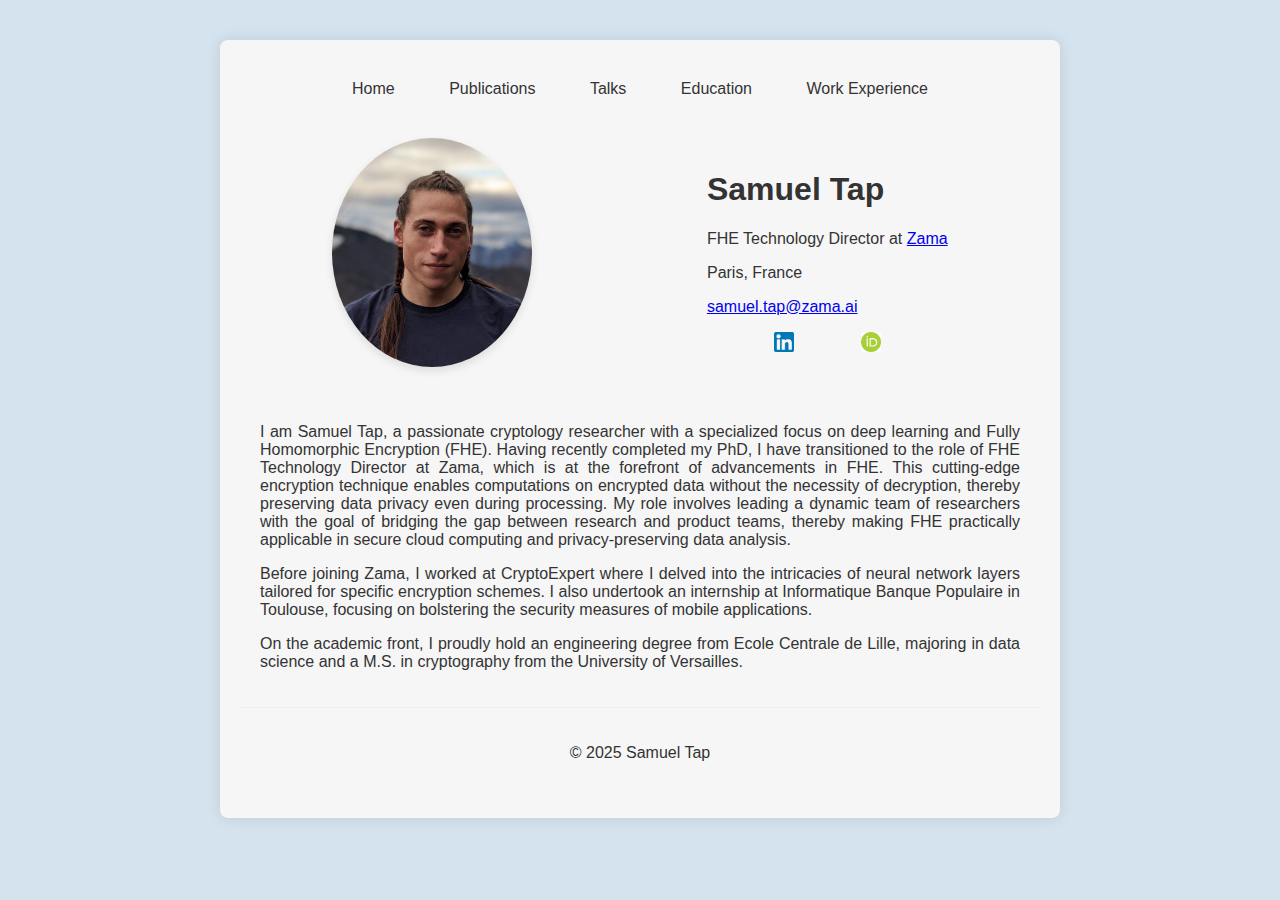
<file: index.html>
<!DOCTYPE html>
<html lang="en">

<head>
    <meta charset="UTF-8">
    <meta name="viewport" content="width=device-width, initial-scale=1">
    <title>Samuel Tap</title>
    <link rel="stylesheet" href="style.css">
</head>

<body>

    <nav>
        <a href="index.html">Home</a>
        <a href="publications.html">Publications</a>
        <a href="talks.html">Talks</a>
        <a href="education.html">Education</a>
        <a href="work_experience.html">Work Experience</a>
    </nav>


    <div class="bodycontainer">

        <div class="main-content">
            <div class="container">
                <div class="flex-container" style="display:flex; align-items:center; justify-content:space-around;">
                    <!-- <div class="bio"> -->
                    <!-- <h2>Short Bio</h2> -->

                    <img src="sam -croped.jpeg" alt="Samuel Tap" class="profile-pic" , width="200">
                    <div>
                        <h1>Samuel Tap</h1>
                        <p>FHE Technology Director at <a href="https://www.zama.ai" target="_blank">Zama</a></p>
                        <p>Paris, France </p>
                        <!-- <p>28 years -->
                        <p></p> <a href="mailto:samuel.tap@zama.ai">samuel.tap@zama.ai</a> </p>
                        <!-- Github, ORCID, Linkedin -->
                        <div style="text-align:center; display:flex; justify-content: space-evenly;">
                            <a href="http://linkedin.com/in/samuel-tap-413355113" target="_blank"><img
                                    src="linkedin.png" width="20"></a>
                            <a href="https://orcid.org/0009-0003-1778-5297" target="_blank"><img src="orcid.256x256.png"
                                    width="20"></a>
                        </div>


                    </div>
                </div>
            </div>

            <div class="container">
                <p class="justified-text">
                    I am Samuel Tap, a passionate cryptology researcher with a specialized focus on deep learning and
                    Fully Homomorphic Encryption (FHE). Having recently completed my PhD, I have transitioned to the
                    role of FHE Technology Director at Zama, which is at the forefront of advancements in FHE. This
                    cutting-edge encryption technique enables computations on encrypted data without the necessity of
                    decryption, thereby preserving data privacy even during processing. My role involves leading a
                    dynamic team of researchers with the goal of bridging the gap between research and product teams,
                    thereby making FHE practically applicable in secure cloud computing and privacy-preserving data
                    analysis.
                </p>

                <p class="justified-text">
                    Before joining Zama, I worked at CryptoExpert where I delved into the intricacies of neural network
                    layers
                    tailored for specific encryption schemes. I also undertook an internship at Informatique Banque
                    Populaire in
                    Toulouse, focusing on bolstering the security measures of mobile applications. </p>

                <p class="justified-text">
                    On the academic front, I proudly hold an engineering degree from Ecole Centrale de Lille, majoring
                    in data
                    science and a M.S. in cryptography from the University of Versailles. </p>
                <!-- Fluent in both French and English, I bring to the table a harmonious blend of academic prowess and hands-on experience in the realms of data science and encryption. -->
                <!-- </p> -->
            </div>






        </div>
    </div>
    <footer>
        <p>&copy; 2025 Samuel Tap</p>
    </footer>
</body>

</html>
</file>
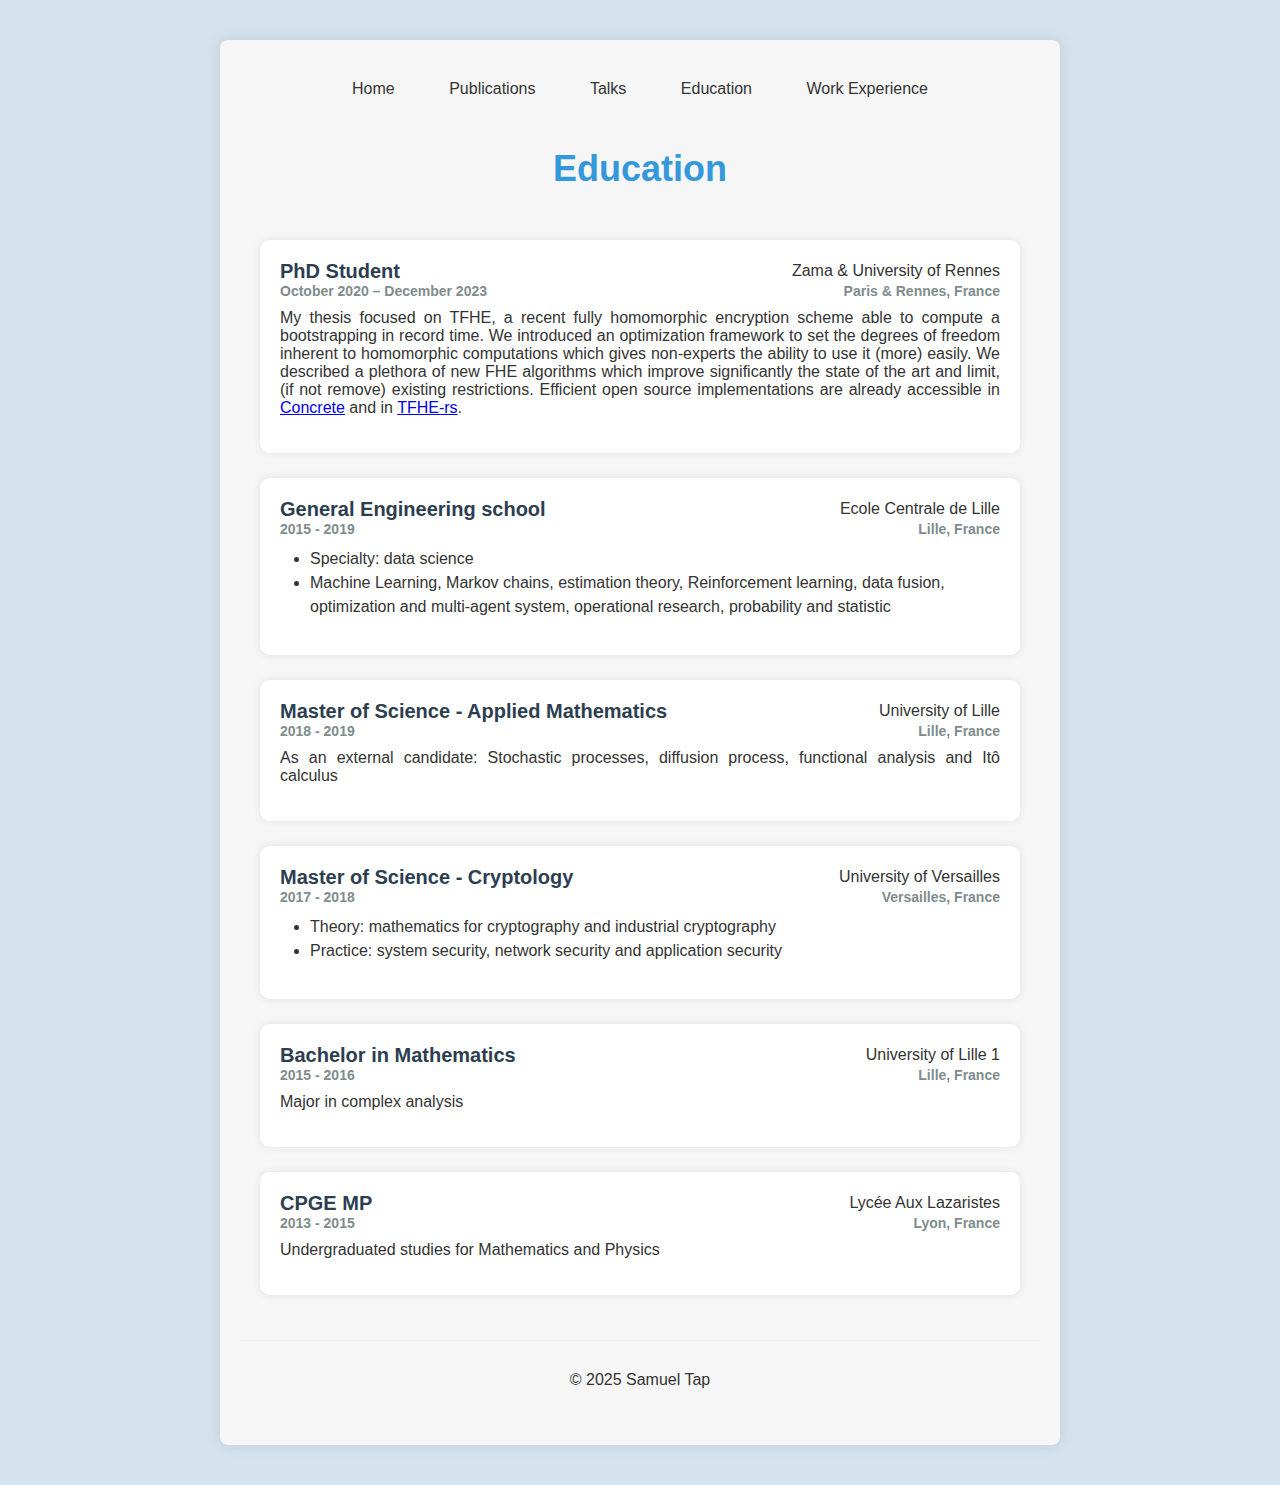
<file: education.html>
<!DOCTYPE html>
<html lang="en">

<head>
    <meta charset="UTF-8">
    <meta name="viewport" content="width=device-width, initial-scale=1">
    <!-- <title>Samuel Tap</title> -->
    <title>Education</title>
    <link rel="stylesheet" href="style.css">
    <link rel="stylesheet" href="education_style.css">

</head>

<body>
    <!-- <header>
        <img src="sam -croped.jpeg" alt="Samuel Tap" class="profile-pic">
        <div>
            <h1>Samuel Tap</h1>
            <p>samuel.tap at yourdomain dot com</p>
            <p>24 years | <a href="mailto:samuel.tap@centralelille.org">samuel.tap@centralelille.org</a> | +33 6 58376268</p>
            <p>PhD Student at Your University</p>
        </div>
    </header> -->

    <nav>
        <a href="index.html">Home</a>
        <a href="publications.html">Publications</a>
        <a href="talks.html">Talks</a>
        <a href="education.html">Education</a>
        <a href="work_experience.html">Work Experience</a>
    </nav>


    <div class="bodycontainer">

        <div class="main-content">
            <h2>Education</h2>

            <div class="container">

                <div class="education-entry">
                    <div class="education-header">
                        <div class="education-title">PhD Student</div>
                        <div>Zama & University of Rennes</div>
                    </div>
                    <div class="education-header">

                        <div class="education-dates">October 2020 – December 2023</div>
                        <div class="education-location">Paris & Rennes, France</div>
                    </div>
                    <p>
                        <!-- In our everyday life, we leave a trail of data whenever we access online services. Some are given voluntarily and others reluctantly. Those data are collected and analyzed in the clear which leads to major threats on the user’s privacy and prevents collaborations between entities working on sensitive data. In this context, Fully Homomorphic Encryption brings a new hope by enabling computation over encrypted data, which removes the need to access data in the clear to analyze and exploit it. -->
                        My thesis focused on TFHE, a recent fully homomorphic encryption scheme able to compute a
                        bootstrapping in record time. We introduced an optimization framework to set the degrees of
                        freedom inherent to homomorphic computations which gives non-experts the ability to use it
                        (more) easily. We described a plethora of new FHE algorithms which improve significantly the
                        state of the art and limit, (if not remove) existing restrictions. Efficient open source
                        implementations are already accessible in <a
                            href="https://github.com/zama-ai/concrete">Concrete</a> and in <a
                            href="https://github.com/zama-ai/tfhe-rs">TFHE-rs</a>.
                        <!-- In particular, I am the scientific advisor for the <a href="https://github.com/zama-ai/concrete">Concrete -->
                        <!-- Compiler</a> -->
                        <!-- project. -->
                    </p>
                </div>


                <div class="education-entry">
                    <div class="education-header">
                        <div class="education-title">General Engineering school</div>
                        <div>Ecole Centrale de Lille</div>
                    </div>
                    <div class="education-header">

                        <div class="education-dates">2015 - 2019</div>
                        <div class="education-location">Lille, France</div>
                    </div>
                    <ul>
                        <li>Specialty: data science</li>
                        <li>Machine Learning, Markov chains, estimation theory, Reinforcement learning, data fusion,
                            optimization
                            and multi-agent system, operational research, probability and statistic</li>
                    </ul>
                </div>

                <div class="education-entry">
                    <div class="education-header">

                        <div class="education-title">Master of Science - Applied Mathematics</div>
                        <div>University of Lille</div>
                    </div>
                    <div class="education-header">

                        <div class="education-dates">2018 - 2019</div>
                        <div class="education-location">Lille, France</div>
                    </div>
                    <p>As an external candidate: Stochastic processes, diffusion process, functional analysis and Itô
                        calculus</p>
                </div>

                <div class="education-entry">
                    <div class="education-header">

                        <div class="education-title">Master of Science - Cryptology</div>
                        <div>University of Versailles</div>
                    </div>
                    <div class="education-header">

                        <div class="education-dates">2017 - 2018</div>
                        <div class="education-location">Versailles, France</div>
                    </div>
                    <ul>
                        <li>Theory: mathematics for cryptography and industrial cryptography</li>
                        <li>Practice: system security, network security and application security</li>
                    </ul>
                </div>


                <div class="education-entry">
                    <div class="education-header">

                        <div class="education-title">Bachelor in Mathematics</div>
                        <div>University of Lille 1</div>
                    </div>
                    <div class="education-header">

                        <div class="education-dates">2015 - 2016</div>
                        <div class="education-location">Lille, France</div>
                    </div>
                    <p>
                        Major in complex analysis</li>
                    </p>
                </div>

                <div class="education-entry">
                    <div class="education-header">
                        <div class="education-title">CPGE MP</div>
                        <div>Lycée Aux Lazaristes</div>
                    </div>
                    <div class="education-header">

                        <div class="education-dates">2013 - 2015</div>
                        <div class="education-location">Lyon, France</div>
                    </div>
                    <p>Undergraduated studies for Mathematics and Physics</p>
                </div>
                <!-- <h2>Education</h2>

                <h3>General Engineering School</h3>
                <p><strong>Ecole Centrale de Lille</strong> | 2015 – 2019 | Lille, France</p>
                <p>Specialized in data science, covering areas like machine learning, Markov chains, statistical
                    analysis, and optimization techniques.</p>

                <h3>Master of Science - Applied Mathematics</h3>
                <p><strong>University of Lille</strong> | 2018 – 2019 | Lille, France</p>
                <p>Undertaken as an external candidate, the course provided deep insights into stochastic processes,
                    functional analysis, and integral calculus.</p>

                <h3>Master of Science - SECRETS</h3>
                <p><strong>University of Versailles</strong> | 2017 – 2018 | Versailles, France</p>
                <p>Focused on the theoretical and practical aspects of cryptography. Acquired knowledge in system
                    security, network security, and application security.</p>

                <h3>Bachelor in Mathematics</h3>
                <p><strong>University of Lille 1</strong> | 2015 – 2016 | Lille, France</p>
                <p>Major in complex analysis.</p>

                <h3>CPGE MP</h3>
                <p><strong>Lycée Aux Lazaristes</strong> | 2013 – 2015 | Lyon, France</p>
                <p>Undergraduate studies in Mathematics and Physics.</p> -->

            </div>
        </div>

        <footer>
            <p style="text-align: center;">&copy; 2025 Samuel Tap</p>
        </footer>


    </div>

</body>

</html>
</file>
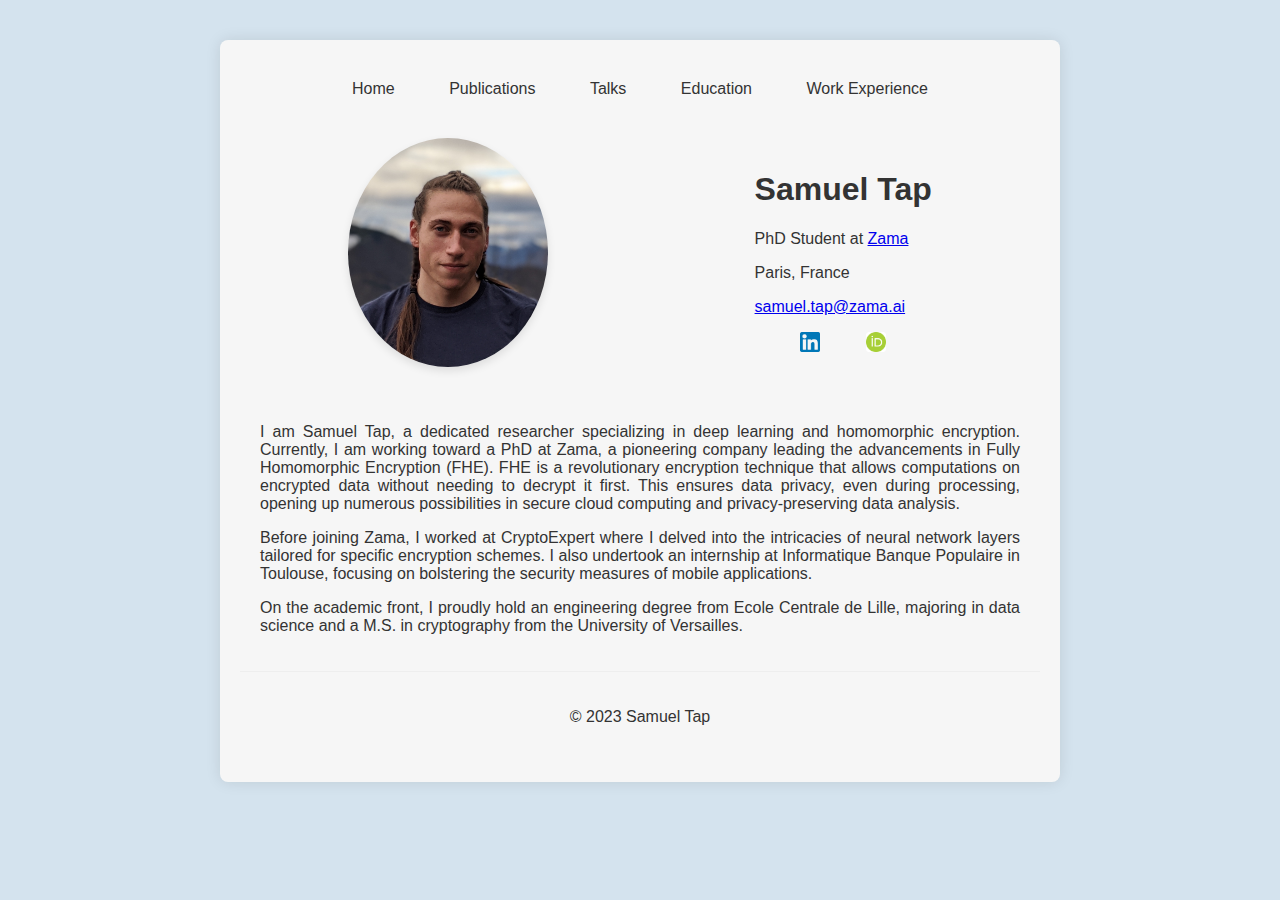
<file: home.html>
<!DOCTYPE html>
<html lang="en">

<head>
    <meta charset="UTF-8">
    <meta name="viewport" content="width=device-width, initial-scale=1">
    <title>Samuel Tap</title>
    <link rel="stylesheet" href="style.css">
</head>

<body>

    <nav>
        <a href="home.html">Home</a>
        <a href="publications.html">Publications</a>
        <a href="talks.html">Talks</a>
        <a href="education.html">Education</a>
        <a href="work_experience.html">Work Experience</a>
    </nav>


    <div class="bodycontainer">

        <div class="main-content">
            <div class="container">
                <div class="flex-container" style="display:flex; align-items:center; justify-content:space-around;">
                    <!-- <div class="bio"> -->
                    <!-- <h2>Short Bio</h2> -->

                    <img src="sam -croped.jpeg" alt="Samuel Tap" class="profile-pic" , width="200">
                    <div>
                        <h1>Samuel Tap</h1>
                        <p>PhD Student at <a href="https://www.zama.ai" target="_blank">Zama</a></p>
                        <p>Paris, France </p>
                        <!-- <p>28 years -->
                        <p></p> <a href="mailto:samuel.tap@zama.ai">samuel.tap@zama.ai</a> </p>
                        <!-- Github, ORCID, Linkedin -->
                        <div style="text-align:center; display:flex; justify-content: space-evenly;">
                            <a href="http://linkedin.com/in/samuel-tap-413355113" target="_blank"><img
                                    src="linkedin.png" width="20"></a>
                            <a href="https://orcid.org/0009-0003-1778-5297" target="_blank"><img src="orcid.256x256.png"
                                    width="20"></a>
                        </div>


                    </div>
                </div>
            </div>

            <div class="container">
                <p class="justified-text">
                    I am Samuel Tap, a dedicated researcher specializing in deep learning and homomorphic encryption.
                    Currently,
                    I am working toward a PhD at Zama, a pioneering company leading the advancements in Fully
                    Homomorphic Encryption (FHE). FHE is a revolutionary encryption technique that allows computations
                    on
                    encrypted data without needing to decrypt it first. This ensures data privacy, even during
                    processing,
                    opening up numerous possibilities in secure cloud computing and privacy-preserving data analysis.
                </p>

                <p class="justified-text">
                    Before joining Zama, I worked at CryptoExpert where I delved into the intricacies of neural network
                    layers
                    tailored for specific encryption schemes. I also undertook an internship at Informatique Banque
                    Populaire in
                    Toulouse, focusing on bolstering the security measures of mobile applications. </p>

                <p class="justified-text">
                    On the academic front, I proudly hold an engineering degree from Ecole Centrale de Lille, majoring
                    in data
                    science and a M.S. in cryptography from the University of Versailles. </p>
                <!-- Fluent in both French and English, I bring to the table a harmonious blend of academic prowess and hands-on experience in the realms of data science and encryption. -->
                <!-- </p> -->
            </div>






        </div>
    </div>
    <footer>
        <p>&copy; 2023 Samuel Tap</p>
    </footer>
</body>

</html>
</file>
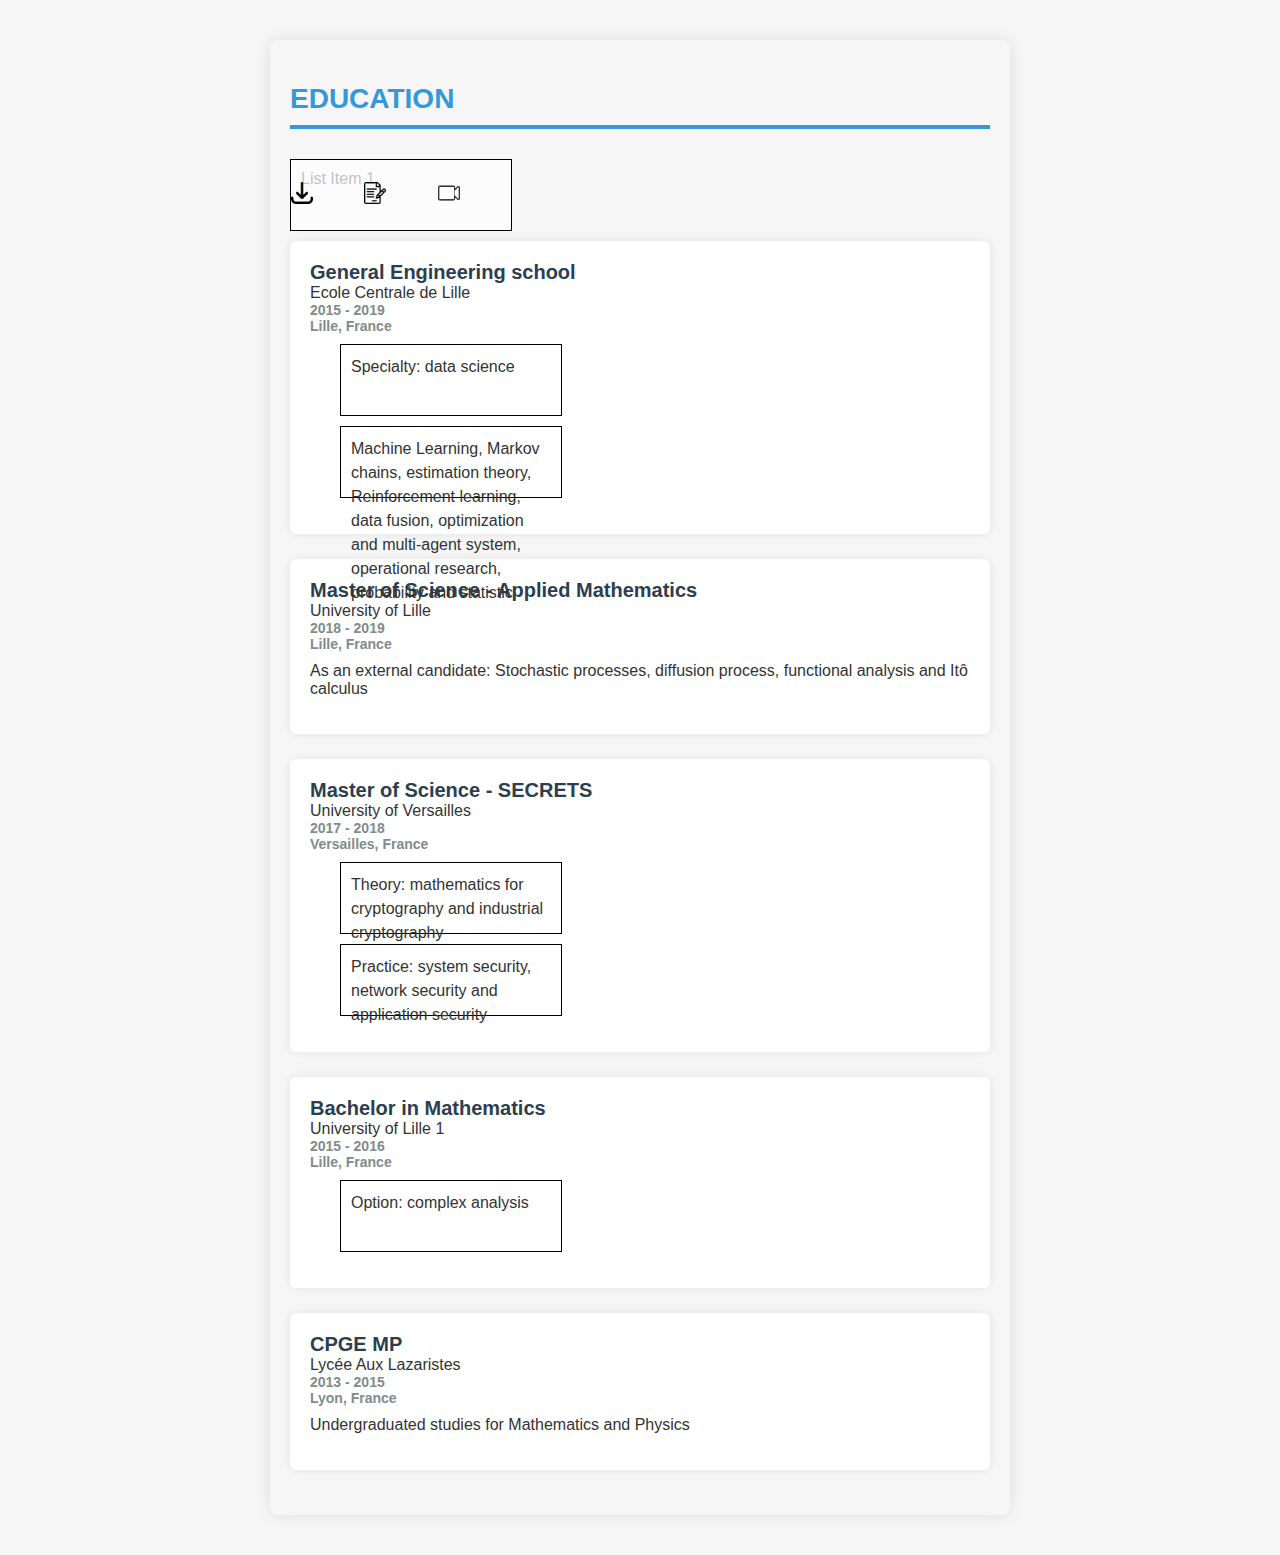
<file: navbar.html>
<!DOCTYPE html>
<html lang="en">

<head>
    <meta charset="UTF-8">
    <meta name="viewport" content="width=device-width, initial-scale=1.0">
    <title>Education</title>
    <style>
        body {
            font-family: 'Arial', sans-serif;
            max-width: 700px;
            margin: 40px auto;
            color: #333;
            background-color: #f6f6f6;
            padding: 20px;
            border-radius: 8px;
            box-shadow: 0px 0px 15px rgba(0, 0, 0, 0.1);
        }

        h2 {
            font-size: 28px;
            border-bottom: 4px solid #3498db;
            padding-bottom: 10px;
            margin-bottom: 30px;
            color: #3498db;
        }

        .education-entry {
            background-color: #fff;
            padding: 20px;
            border-radius: 6px;
            margin-bottom: 25px;
            box-shadow: 0px 0px 10px rgba(0, 0, 0, 0.08);
        }

        .education-title {
            font-size: 20px;
            font-weight: bold;
            color: #2c3e50;
        }

        .education-dates,
        .education-location {
            font-size: 14px;
            font-weight: bold;
            color: #7f8c8d;
        }

        ul {
            margin-top: 10px;
            padding-left: 30px;
            list-style-type: disc;
        }

        ul li {
            line-height: 1.5;
        }

        p {
            margin-top: 10px;
        }

        li {
            position: relative;
            /* Essential for absolutely positioning the child elements */
            width: 200px;
            /* Or your desired width */
            height: 50px;
            /* Or your desired height */
            list-style: none;
            /* To remove bullet points */
            border: 1px solid #000;
            /* Optional: Just to see the boundaries of each list item */
            margin-bottom: 10px;
            /* Optional: To provide space between list items */
            padding: 10px;
            /* For some internal spacing */
        }

        .overlay-images {
            display: none;
            position: absolute;
            top: 0;
            left: 0;
            width: 100%;
            height: 100%;
            background: rgba(255, 255, 255, 0.7);
            /* Optional: A semi-transparent white background */
            justify-content: space-around;
            /* Distribute the images with equal spacing */
            align-items: center;
            /* Center the images vertically */
            display: flex;
            /* Use flex for easy centering and spacing of images */
        }

        li:hover .overlay-images {
            display: flex;
            /* Display the images when the list item is hovered */
        }

        .overlay-images img {
            max-width: 30%;
            /* Or your desired width, ensuring all 3 images fit side by side */
            cursor: pointer;
            /* Indicate the images are clickable */
        }

        ul li .overlay-images {
            display: none;
        }

        ul li:hover .overlay-images {
            display: flex;
        }
    </style>
</head>

<body>

    <h2>EDUCATION</h2>

    <!-- <ul> -->
    <li>
        List Item 1
        <div class="overlay-images">
            <a href="url1.com"><img src="icons/downloads.png" alt="Image 1"></a>
            <a href="url2.com"><img src="icons/paper.png" alt="Image 2"></a>
            <a href="url3.com"><img src="icons/video.png" alt="Image 3"></a>
        </div>
    </li>
    <!-- Add more list items similarly... -->
    <!-- </ul> -->


    <div class="education-entry">
        <div class="education-title">General Engineering school</div>
        <div>Ecole Centrale de Lille</div>
        <div class="education-dates">2015 - 2019</div>
        <div class="education-location">Lille, France</div>
        <ul>
            <li>Specialty: data science</li>
            <li>Machine Learning, Markov chains, estimation theory, Reinforcement learning, data fusion, optimization
                and multi-agent system, operational research, probability and statistic</li>
        </ul>
    </div>

    <div class="education-entry">
        <div class="education-title">Master of Science - Applied Mathematics</div>
        <div>University of Lille</div>
        <div class="education-dates">2018 - 2019</div>
        <div class="education-location">Lille, France</div>
        <p>As an external candidate: Stochastic processes, diffusion process, functional analysis and Itô calculus</p>
    </div>

    <div class="education-entry">
        <div class="education-title">Master of Science - SECRETS</div>
        <div>University of Versailles</div>
        <div class="education-dates">2017 - 2018</div>
        <div class="education-location">Versailles, France</div>
        <ul>
            <li>Theory: mathematics for cryptography and industrial cryptography</li>
            <li>Practice: system security, network security and application security</li>
        </ul>
    </div>


    <div class="education-entry">
        <div class="education-title">Bachelor in Mathematics</div>
        <div>University of Lille 1</div>
        <div class="education-dates">2015 - 2016</div>
        <div class="education-location">Lille, France</div>
        <ul>
            <li>Option: complex analysis</li>
        </ul>
    </div>

    <div class="education-entry">
        <div class="education-title">CPGE MP</div>
        <div>Lycée Aux Lazaristes</div>
        <div class="education-dates">2013 - 2015</div>
        <div class="education-location">Lyon, France</div>
        <p>Undergraduated studies for Mathematics and Physics</p>
    </div>

</body>

</html>
</file>
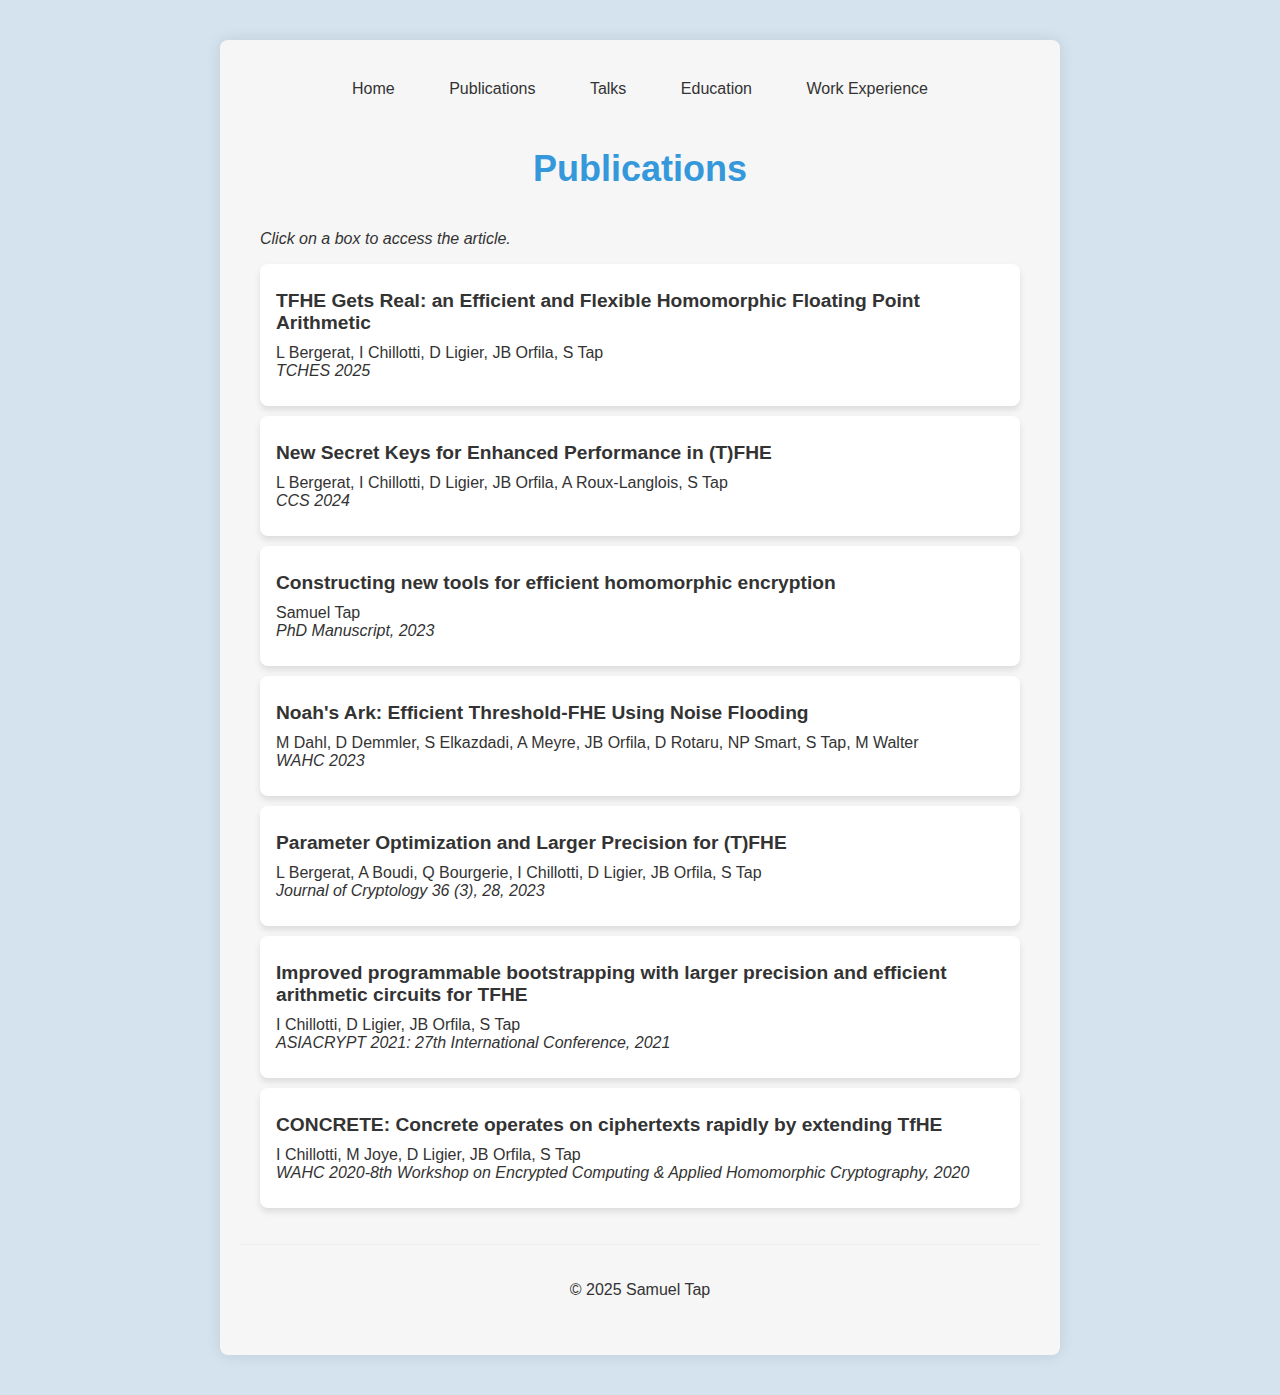
<file: publications.html>
<!DOCTYPE html>
<html lang="en">

<head>
    <meta charset="UTF-8">
    <meta name="viewport" content="width=device-width, initial-scale=1">
    <title>Samuel Tap</title>
    <link rel="stylesheet" href="style.css">
    <link rel="stylesheet" href="publication_style.css">

</head>

<body>
    <!-- <header>
        <img src="sam -croped.jpeg" alt="Samuel Tap" class="profile-pic">
        <div>
            <h1>Samuel Tap</h1>
            <p>samuel.tap at yourdomain dot com</p>
            <p>24 years | <a href="mailto:samuel.tap@centralelille.org">samuel.tap@centralelille.org</a> | +33 6 58376268</p>
            <p>PhD Student at Your University</p>
        </div>
    </header> -->

    <nav>
        <a href="index.html">Home</a>
        <a href="publications.html">Publications</a>
        <a href="talks.html">Talks</a>
        <a href="education.html">Education</a>
        <a href="work_experience.html">Work Experience</a>
    </nav>


    <div class="bodycontainer">

        <div class="main-content">
            <h2>Publications</h2>

            <div class="container">


                <!-- <ptitle>Publications</ptitle> -->

                <em>Click on a box to access the article. </em>

                <ul>
                    <li>
                        <a href="" target="_blank" class="entry-link">
                            <strong>TFHE Gets Real: an Efficient and Flexible  Homomorphic Floating Point Arithmetic</strong>
                            L Bergerat, I Chillotti, D Ligier, JB Orfila, S Tap<br>
                            <span class="venue">TCHES 2025</span>
                        </a>
                    </li>
                    <li>
                        <a href="https://eprint.iacr.org/2023/979" target="_blank" class="entry-link">
                            <strong>New Secret Keys for Enhanced Performance in (T)FHE</strong>
                            L Bergerat, I Chillotti, D Ligier, JB Orfila, A Roux-Langlois, S Tap<br>
                            <span class="venue">CCS 2024</span>
                        </a>
                    </li>
                    <li>
                        <a href="ressource/Constructing New Tools For Efficient Homomorphic Encryption - S TAP.pdf"
                            target="_blank" class="entry-link">
                            <strong>Constructing new tools for efficient homomorphic encryption</strong>
                            Samuel Tap<br>
                            <span class="venue">PhD Manuscript, 2023</span>
                        </a>
                    </li>


                    <li>
                        <a href="https://eprint.iacr.org/2023/815" target="_blank" class="entry-link">
                            <strong>Noah's Ark: Efficient Threshold-FHE Using Noise Flooding</strong>
                            M Dahl, D Demmler, S Elkazdadi, A Meyre, JB Orfila, D Rotaru, NP Smart, S Tap, M Walter<br>
                            <span class="venue">WAHC 2023</span>
                        </a>
                    </li>



                    <li>
                        <a href="https://eprint.iacr.org/2022/704" target="_blank" class="entry-link">
                            <strong>Parameter Optimization and Larger Precision for (T)FHE</strong>
                            L Bergerat, A Boudi, Q Bourgerie, I Chillotti, D Ligier, JB Orfila, S Tap<br>
                            <span class="venue">Journal of Cryptology 36 (3), 28, 2023</span>
                        </a>
                    </li>


                    <li>
                        <a href="https://eprint.iacr.org/2021/729" target="_blank" class="entry-link">
                            <strong>Improved programmable bootstrapping with larger precision and efficient arithmetic
                                circuits for TFHE</strong>
                            I Chillotti, D Ligier, JB Orfila, S Tap<br>
                            <span class="venue">ASIACRYPT 2021: 27th International Conference, 2021</span>
                        </a>
                    </li>



                    <li>
                        <a href="https://inria.hal.science/hal-03926650/file/wahc20_demo_damien.pdf" target="_blank"
                            class="entry-link">
                            <strong>CONCRETE: Concrete operates on ciphertexts rapidly by extending TfHE</strong>
                            I Chillotti, M Joye, D Ligier, JB Orfila, S Tap<br>
                            <span class="venue">WAHC 2020-8th Workshop on Encrypted Computing & Applied Homomorphic
                                Cryptography,
                                2020</span>
                        </a>
                    </li>

                </ul>

            </div>
        </div>

        <footer>
            <p>&copy; 2025 Samuel Tap</p>
        </footer>


    </div>

</body>

</html>
</file>
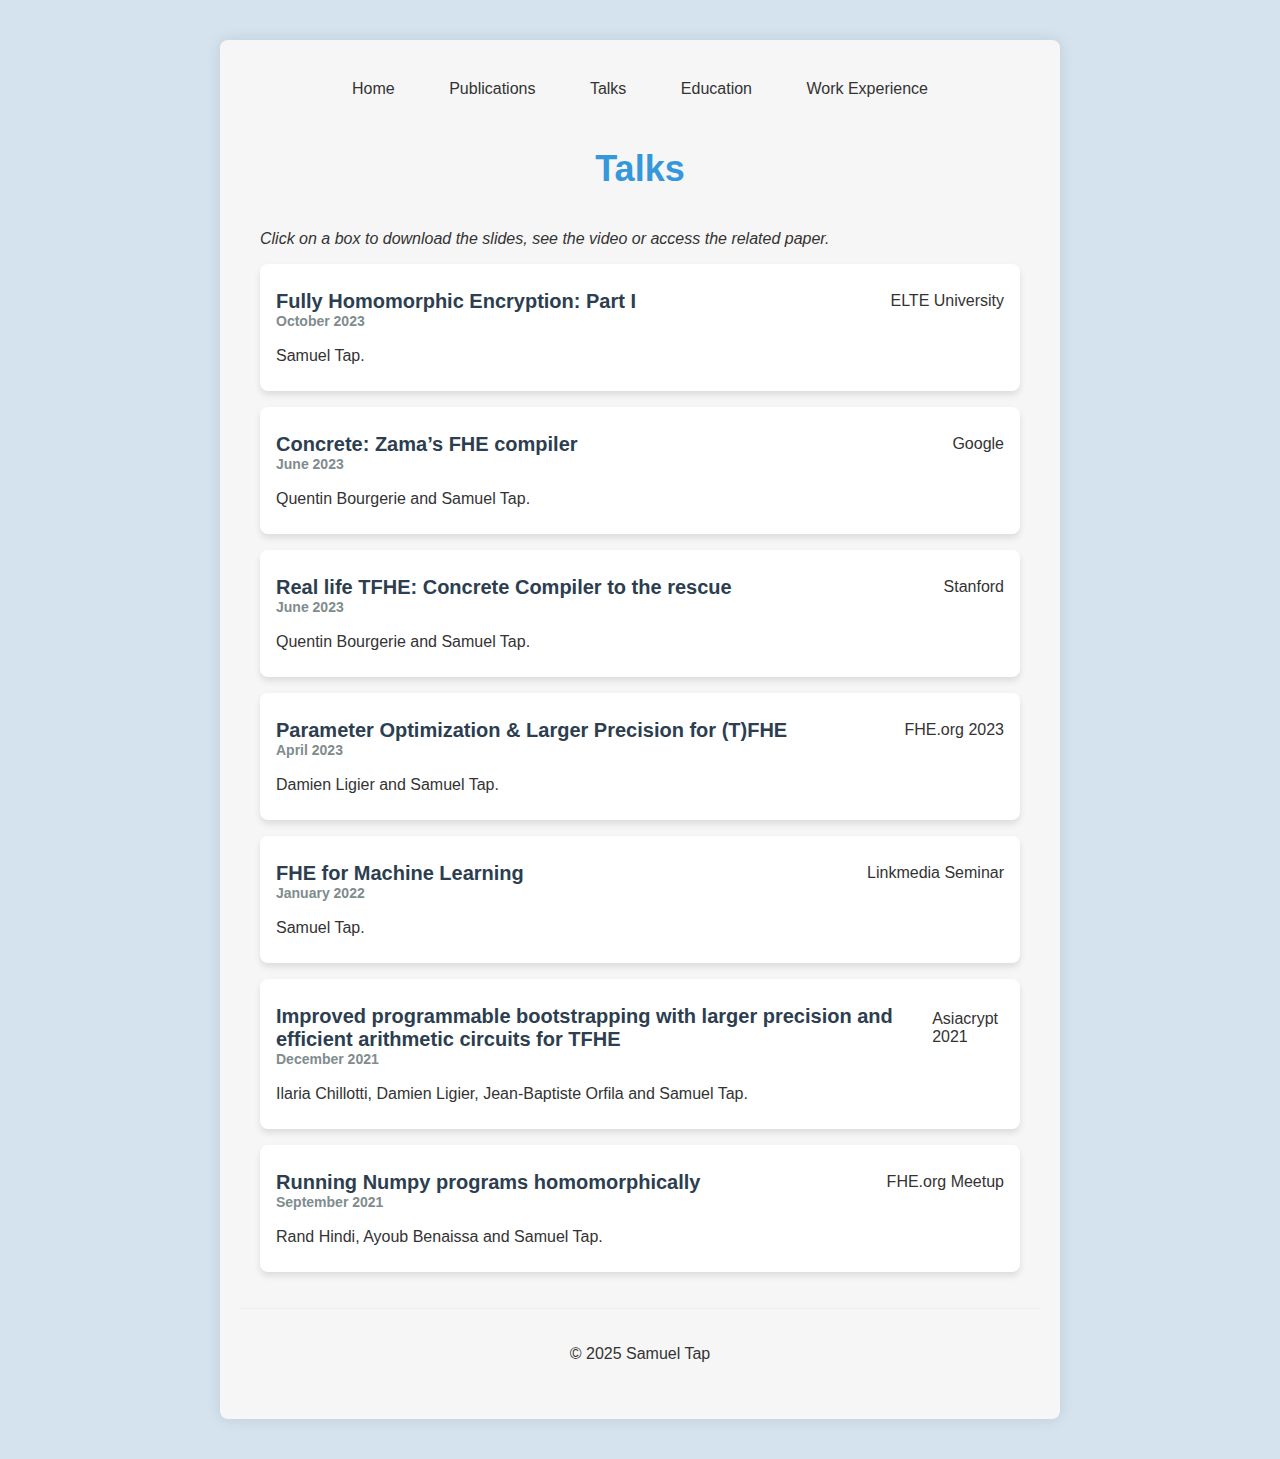
<file: talks.html>
<!DOCTYPE html>
<html lang="en">

<head>
    <meta charset="UTF-8">
    <meta name="viewport" content="width=device-width, initial-scale=1">
    <title>Samuel Tap</title>
    <link rel="stylesheet" href="style.css">
    <link rel="stylesheet" href="talk_style.css">
</head>

<body>


    <nav>
        <a href="index.html">Home</a>
        <a href="publications.html">Publications</a>
        <a href="talks.html">Talks</a>
        <a href="education.html">Education</a>
        <a href="work_experience.html">Work Experience</a>
    </nav>


    <div class="bodycontainer">

        <div class="main-content">
            <h2>Talks</h2>

            <div class="container">
                <em>Click on a box to download the slides, see the video or access the related paper. </em>



                <ul>
                    <li>
                        <div class="whole-entry">
                            <a class="entry-link">
                                <div class="talk-header">
                                    <div class="talk-title">Fully Homomorphic Encryption: Part I</div>
                                    <div>ELTE University</div>
                                </div>
                                <div class="talk-dates">October 2023</div>

                                <br> Samuel Tap.
                            </a>
                            <div class="image-container">
                                <!-- <a href="https://www.youtube.com/watch?v=lZ-abZy9S5k" target="_blank">
                                    <img src="icons/video.png" alt="video link" width="25">
                                </a> -->
                                <!-- <a href="https://eprint.iacr.org/2022/704" target="_blank">
                                    <img src="icons/paper.png" alt="paper link" width="25">
                                </a> -->
                                <a href="ressource/Fully_Homomorphic_Encryption_I_budapest.pdf" target="_blank">
                                    <img src="icons/downloads.png" alt="slide link" width="25">
                                </a>
                            </div>
                        </div>
                    </li>
                </ul>






                <ul>
                    <li>
                        <div class="whole-entry">
                            <a class="entry-link">
                                <div class="talk-header">
                                    <div class="talk-title">Concrete: Zama’s FHE compiler</div>
                                    <div>Google</div>
                                </div>
                                <div class="talk-dates">June 2023</div>

                                <br> Quentin Bourgerie and Samuel Tap.
                            </a>
                            <div class="image-container">
                                <!-- <a href="https://www.youtube.com/watch?v=lZ-abZy9S5k" target="_blank">
                                    <img src="icons/video.png" alt="video link" width="25">
                                </a> -->
                                <!-- <a href="https://eprint.iacr.org/2022/704" target="_blank">
                                    <img src="icons/paper.png" alt="paper link" width="25">
                                </a> -->
                                <a href="ressource/concrete_compiler_google.pdf" target="_blank">
                                    <img src="icons/downloads.png" alt="slide link" width="25">
                                </a>
                            </div>
                        </div>
                    </li>
                </ul>



                <ul>
                    <li>
                        <div class="whole-entry">
                            <a class="entry-link">
                                <div class="talk-header">
                                    <div class="talk-title">Real life TFHE: Concrete Compiler to the rescue</div>
                                    <div>Stanford</div>
                                </div>
                                <div class="talk-dates">June 2023</div>
                                <br> Quentin Bourgerie and Samuel Tap.
                            </a>
                            <div class="image-container">
                                <!-- <a href="https://www.youtube.com/watch?v=lZ-abZy9S5k" target="_blank">
                                    <img src="icons/video.png" alt="video link" width="25">
                                </a> -->
                                <!-- <a href="https://eprint.iacr.org/2022/704" target="_blank">
                                    <img src="icons/paper.png" alt="paper link" width="25">
                                </a> -->
                                <a href="ressource/presentation_stanford.pdf" target="_blank">
                                    <img src="icons/downloads.png" alt="slide link" width="25">
                                </a>
                            </div>
                        </div>
                    </li>
                </ul>

                <ul>
                    <li>
                        <div class="whole-entry">
                            <a class="entry-link">
                                <div class="talk-header">
                                    <div class="talk-title">Parameter Optimization & Larger Precision for (T)FHE</div>
                                    <div>FHE.org 2023</div>
                                </div>
                                <div class="talk-dates">April 2023</div>
                                <br> Damien Ligier and Samuel Tap.
                            </a>
                            <div class="image-container">
                                <!-- <a href="https://www.youtube.com/watch?v=lZ-abZy9S5k" target="_blank">
                                    <img src="icons/video.png" alt="video link" width="25">
                                </a> -->
                                <a href="https://eprint.iacr.org/2022/704" target="_blank">
                                    <img src="icons/paper.png" alt="paper link" width="25">
                                </a>
                                <a href="ressource/fheorg23.pdf" target="_blank">
                                    <img src="icons/downloads.png" alt="slide link" width="25">
                                </a>
                            </div>
                        </div>
                    </li>
                </ul>



                <ul>
                    <li>
                        <div class="whole-entry">
                            <a class="entry-link">
                                <div class="talk-header">
                                    <div class="talk-title">FHE for Machine Learning</div>
                                    <div>Linkmedia Seminar</div>
                                </div>
                                <div class="talk-dates">January 2022</div>
                                <br> Samuel Tap.
                            </a>
                            <div class="image-container">
                                <!-- <a href="https://www.youtube.com/watch?v=lZ-abZy9S5k" target="_blank">
                                    <img src="icons/video.png" alt="video link" width="25">
                                </a> -->
                                <a href="ressource/2022_Linkmedia_seminar.pdf" target="_blank">
                                    <img src="icons/downloads.png" alt="slide link" width="25">
                                </a>
                            </div>
                        </div>
                    </li>
                </ul>


                <ul>
                    <li>
                        <div class="whole-entry">
                            <a class="entry-link">
                                <div class="talk-header">
                                    <div class="talk-title">Improved programmable bootstrapping with larger precision
                                        and efficient arithmetic circuits for TFHE</div>
                                    <div>Asiacrypt 2021</div>
                                </div>
                                <div class="talk-dates">December 2021</div>
                                <br> Ilaria Chillotti, Damien Ligier, Jean-Baptiste Orfila and Samuel Tap.
                            </a>
                            <div class="image-container">
                                <a href="https://www.youtube.com/watch?v=tDqkJ0qomi0" target="_blank">
                                    <img src="icons/video.png" alt="video link" width="25">
                                </a>
                                <a href="https://eprint.iacr.org/2021/729" target="_blank">
                                    <img src="icons/paper.png" alt="paper link" width="25">
                                </a>
                                <a href="ressource/Asiacrypt_2021_presentation.pdf" target="_blank">
                                    <img src="icons/downloads.png" alt="slide link" width="20">
                                </a>

                            </div>

                        </div>
                    </li>
                </ul>

                <ul>

                    <li>
                        <div class="whole-entry">
                            <a class="entry-link">
                                <div class="talk-header">
                                    <div class="talk-title">Running Numpy programs homomorphically</div>
                                    <div>FHE.org Meetup</div>
                                </div>
                                <div class="talk-dates">September 2021</div>
                                <br> Rand Hindi, Ayoub Benaissa and Samuel Tap.
                            </a>
                            <div class="image-container">
                                <a href="https://www.youtube.com/watch?v=lZ-abZy9S5k" target="_blank">
                                    <img src="icons/video.png" alt="video link" width="25">
                                </a>
                                <a href="https://drive.google.com/file/d/1-_HbmdZQUtFV3b9M4mWSBNXkleq36ObC/view"
                                    target="_blank">
                                    <img src="icons/downloads.png" alt="slide link" width="25">
                                </a>

                            </div>

                        </div>
                    </li>
                </ul>




            </div>
        </div>

        <footer>
            <p>&copy; 2025 Samuel Tap</p>
        </footer>


    </div>

</body>

</html>
</file>
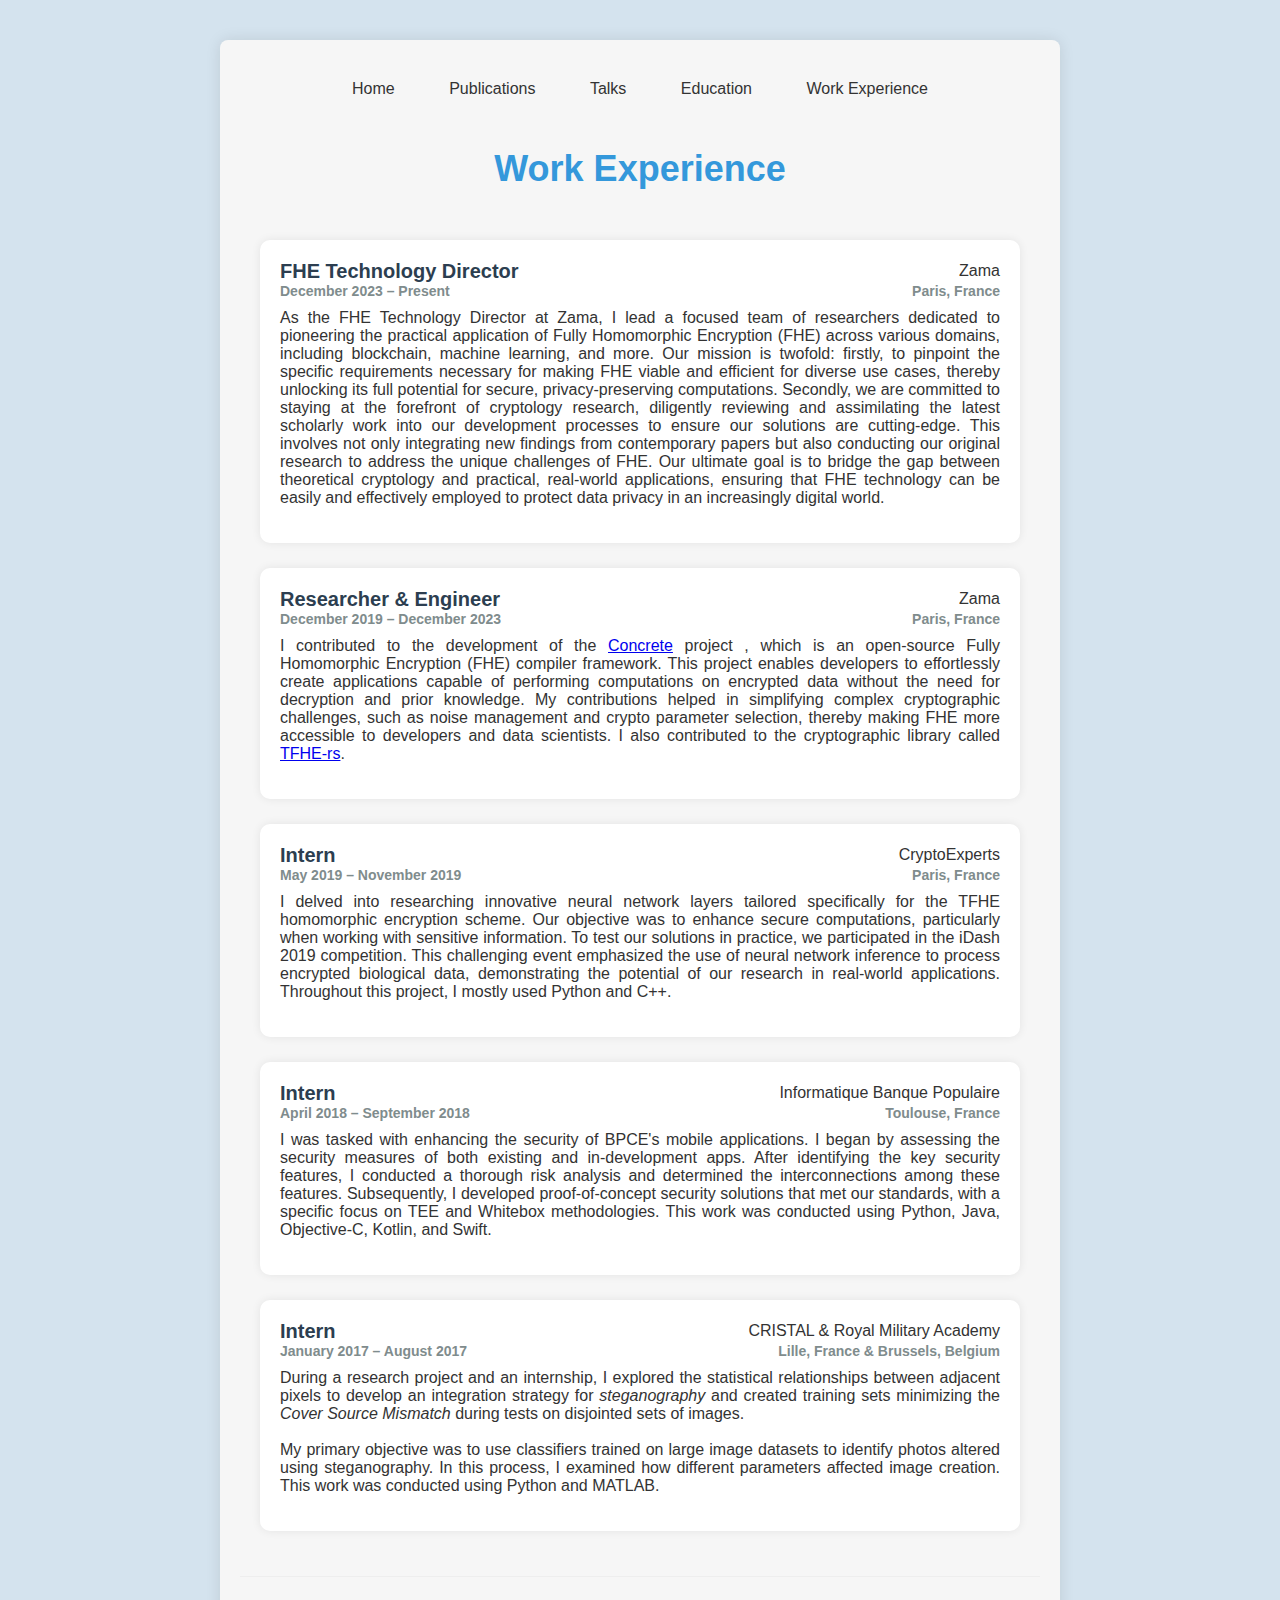
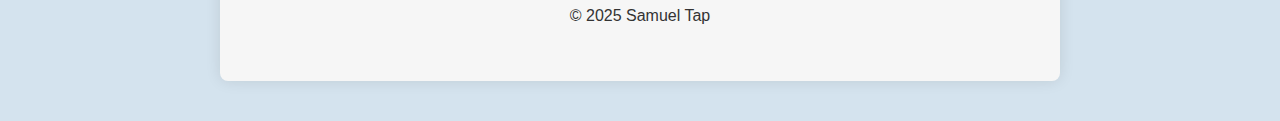
<file: work_experience.html>
<!DOCTYPE html>
<html lang="en">

<head>
    <meta charset="UTF-8">
    <meta name="viewport" content="width=device-width, initial-scale=1">
    <title>Samuel Tap</title>
    <link rel="stylesheet" href="style.css">
    <link rel="stylesheet" href="education_style.css">

</head>

<body>
    <!-- <header>
        <img src="sam -croped.jpeg" alt="Samuel Tap" class="profile-pic">
        <div>
            <h1>Samuel Tap</h1>
            <p>samuel.tap at yourdomain dot com</p>
            <p>24 years | <a href="mailto:samuel.tap@centralelille.org">samuel.tap@centralelille.org</a> | +33 6 58376268</p>
            <p>PhD Student at Your University</p>
        </div>
    </header> -->

    <nav>
        <a href="index.html">Home</a>
        <a href="publications.html">Publications</a>
        <a href="talks.html">Talks</a>
        <a href="education.html">Education</a>
        <a href="work_experience.html">Work Experience</a>
    </nav>


    <div class="bodycontainer">

        <div class="main-content">
            <h2>Work Experience</h2>

            <div class="container">





                <div class="education-entry">
                    <div class="education-header">
                        <div class="education-title">FHE Technology Director </div>
                        <div>Zama</div>
                    </div>
                    <div class="education-header">

                        <div class="education-dates">December 2023 – Present</div>
                        <div class="education-location">Paris, France</div>
                    </div>
                    <p>
                        As the FHE Technology Director at Zama, I lead a focused team of researchers dedicated to
                        pioneering the practical application of Fully Homomorphic Encryption (FHE) across various
                        domains, including blockchain, machine learning, and more. Our mission is twofold: firstly, to
                        pinpoint the specific requirements necessary for making FHE viable and efficient for diverse use
                        cases, thereby unlocking its full potential for secure, privacy-preserving computations.
                        Secondly, we are committed to staying at the forefront of cryptology research, diligently
                        reviewing and assimilating the latest scholarly work into our development processes to ensure
                        our solutions are cutting-edge. This involves not only integrating new findings from
                        contemporary papers but also conducting our original research to address the unique challenges
                        of FHE. Our ultimate goal is to bridge the gap between theoretical cryptology and practical,
                        real-world applications, ensuring that FHE technology can be easily and effectively employed to
                        protect data privacy in an increasingly digital world.

                    </p>
                    <!-- Additionally, I was involved in extending the core framework to develop Concrete Numpy, a privacy-preserving machine learning inference framework. This extension facilitates the transformation of high-level Python programs into FHE equivalents, significantly enhancing privacy and security in data processing applications." -->

                </div>


                <div class="education-entry">
                    <div class="education-header">
                        <div class="education-title">Researcher & Engineer </div>
                        <div>Zama</div>
                    </div>
                    <div class="education-header">

                        <div class="education-dates">December 2019 – December 2023</div>
                        <div class="education-location">Paris, France</div>
                    </div>
                    <p> I contributed to the development of the <a
                            href="https://github.com/zama-ai/concrete">Concrete</a> project , which is an open-source
                        Fully Homomorphic Encryption (FHE) compiler framework. This project enables developers to
                        effortlessly create applications capable of performing computations on encrypted data without
                        the need for decryption and prior knowledge. My contributions helped in simplifying complex
                        cryptographic challenges, such as noise management and crypto parameter selection, thereby
                        making FHE more accessible to developers and data scientists.

                        I also contributed to the cryptographic library called <a
                            href="https://github.com/zama-ai/tfhe-rs">TFHE-rs</a>.</p>
                    <!-- Additionally, I was involved in extending the core framework to develop Concrete Numpy, a privacy-preserving machine learning inference framework. This extension facilitates the transformation of high-level Python programs into FHE equivalents, significantly enhancing privacy and security in data processing applications." -->

                </div>


                <div class="education-entry">
                    <div class="education-header">
                        <div class="education-title">Intern</div>
                        <div>CryptoExperts</div>
                    </div>
                    <div class="education-header">

                        <div class="education-dates"> May 2019 – November 2019 </div>
                        <div class="education-location">Paris, France</div>
                    </div>
                    <p> I delved into researching innovative neural network layers tailored specifically for the TFHE
                        homomorphic encryption scheme. Our objective was to enhance secure computations, particularly
                        when working with sensitive information. To test our solutions in practice, we participated in
                        the iDash 2019 competition. This challenging event emphasized the use of neural network
                        inference to process encrypted biological data, demonstrating the potential of our research in
                        real-world applications. Throughout this project, I mostly used Python and C++.</p>
                </div>





                <div class="education-entry">
                    <div class="education-header">
                        <div class="education-title">Intern</div>
                        <div>Informatique Banque Populaire</div>
                    </div>
                    <div class="education-header">

                        <div class="education-dates"> April 2018 – September 2018 </div>
                        <div class="education-location">Toulouse, France</div>
                    </div>
                    <p> I was tasked with enhancing the security of BPCE's mobile applications. I began by assessing the
                        security measures of both existing and in-development apps. After identifying the key security
                        features, I conducted a thorough risk analysis and determined the interconnections among these
                        features. Subsequently, I developed proof-of-concept security solutions that met our standards,
                        with a specific focus on TEE and Whitebox methodologies. This work was conducted using Python,
                        Java, Objective-C, Kotlin, and Swift.</p>
                </div>



                <div class="education-entry">
                    <div class="education-header">
                        <div class="education-title">Intern</div>
                        <div>CRISTAL & Royal Military Academy</div>
                    </div>
                    <div class="education-header">

                        <div class="education-dates"> January 2017 – August 2017 </div>
                        <div class="education-location">Lille, France & Brussels, Belgium</div>
                    </div>
                    <p> During a research project and an internship, I explored the statistical relationships between
                        adjacent pixels to develop an integration strategy for <em>steganography</em> and created
                        training sets
                        minimizing the <em>Cover Source Mismatch</em> during tests on disjointed sets of images. <br>
                        <br>
                        My primary objective was to use classifiers trained on large image datasets to identify photos
                        altered using steganography. In this process, I examined how different parameters affected image
                        creation. This work was conducted using Python and MATLAB.
                    </p>
                </div>






            </div>
        </div>

        <footer>
            <p style="text-align: center;">&copy; 2025 Samuel Tap</p>
        </footer>


    </div>

</body>

</html>
</file>
<file: style.css>
h2 {
    font-size: 28px;
    /* border-bottom: 4px solid #3498db;
    padding-bottom: 10px;
    margin-bottom: 30px; */
    color: #3498db;
    text-align: center;
}

.flex-container {
    display: flex;
    align-items: center;
    /* Align items vertically in the center */
}

html {
    background-color: #d4e3ee;
    /* height: 100%; */
    /* margin: 0; */

}

.profile-pic {
    margin-right: 30px;
    border-radius: 50%;
    /* circular image */
    box-shadow: 0 4px 8px rgba(0, 0, 0, 0.1);
    /* subtle shadow */
    /* Add space between the image and the text */
}

.justified-text {
    text-align: justify;
}

body {
    font-family: Arial, sans-serif;
    margin: 0;
    padding: 0;
    background-color: #FFF;
    color: #333;
    max-width: 800px;
    margin: 40px auto;
    background-color: #f6f6f6;
    /* color: #333; */
    overflow: auto;
    padding: 20px;
    border-radius: 8px;
    box-shadow: 0px 0px 15px rgba(0, 0, 0, 0.1);
}

header {
    background-color: #FFF;
    padding: 20px;
    text-align: left;
    border-bottom: 1px solid #EEE;
    display: flex;
    align-items: center;
}

header img.profile-pic {
    width: 150px;
    margin-right: 20px;
    border: 1px solid #EEE;
    border-radius: 50%;
    /* circular image */
    box-shadow: 0 4px 8px rgba(0, 0, 0, 0.1);
}

header h1 {
    margin: 0;
    font-size: 36px;
}

nav {
    background-color: #f6f6f6;
    /* #FFF; */
    overflow: hidden;
    padding: 10px;
    text-align: center;
}

nav a {
    padding: 10px 15px;
    text-decoration: none;
    color: #333;
    margin: 0 10px;
    display: inline-block;
}

nav a:hover {
    background-color: #c1bbbb;
    border-radius: 10px;
}

.container {
    max-width: 1200px;
    margin: 0 auto;
    padding: 20px;
}

.bio {
    clear: both;
}

footer {
    background-color: #f6f6f6;
    text-align: center;
    padding: 20px;
    border-top: 1px solid #EEE;
}

.bodycontainer {
    display: flex;
    flex-direction: column;
    min-height: 95%;
}

.main-content {
    flex: 1;
}

h2 {
    text-align: center;
    font-size: 36px;

}
</file>
<file: education_style.css>
.education-entry {
    background-color: #fff;
    padding: 20px;
    border-radius: 10px;
    margin-bottom: 25px;
    box-shadow: 0px 0px 10px rgba(0, 0, 0, 0.08);

}

.education-title {
    font-size: 20px;
    font-weight: bold;
    color: #2c3e50;
}

.education-dates,
.education-location {
    font-size: 14px;
    font-weight: bold;
    color: #7f8c8d;
}

.education-header {
    display: flex;
    justify-content: space-between;
    align-items: center;
    width: 100%;
}

.education-details {
    display: flex;
    flex-direction: column;
    align-items: flex-end;
    /* Aligns dates and location to the right */
}

ul {
    margin-top: 10px;
    padding-left: 30px;
    list-style-type: disc;
}

ul li {
    line-height: 1.5;
}

p {
    margin-top: 10px;
    text-align: justify;
}
</file>
<file: publication_style.css>
body {
    font-family: 'Arial', sans-serif;
}

h2 {
    text-align: center;
    margin-bottom: 20px;
}

ul {
    list-style: none;
    padding: 0;
}

li {
    border: 1px solid #e0e0e0;
    margin-bottom: 10px;
    padding: 15px;
    border-radius: 8px;
    box-shadow: 0 4px 6px rgba(0, 0, 0, 0.1);
    transition: all 0.3s ease;
    background-color: #fff;
    list-style-type: none;
}

li:hover {
    box-shadow: 0 4px 12px rgba(0, 0, 0, 0.15);
    transform: translateY(-2px);
}

a.entry-link {
    color: inherit;
    text-decoration: none;
    display: block;
}

a.entry-link:hover,
a.entry-link:focus {
    text-decoration: underline;
}

strong {
    display: block;
    font-size: 1.2em;
    margin-bottom: 10px;
}

.venue {
    font-style: italic;
}

.entry-link {
    display: flex;
    /* block; */
    padding: 10px 0;
    color: inherit;
    text-decoration: none;
    transition: background-color 0.3s;
}

.entry-link:hover,
.entry-link:focus {
    background-color: #f0f0f0;
    text-decoration: none;
}

li:hover {
    background-color: #f0f0f0;
}

li {
    margin-bottom: 10px;
    border: 1px solid transparent;
}

.entry-link:hover li {
    border: 1px solid #f0f0f0;
}


.image-container {
    display: block;
    justify-content: space-evenly;
    /* This will space the images equally */
    /* width: 100%; */
    height: 100%;
    align-self: center;
    /* Set the width of the container */

}




.image-container img {
    display: block;
    /* Force the image to be a block element */
    /* height: 100%; */
    /* Make each image take up the full width of its container */
    margin-bottom: 10px;
    /* Adds some vertical spacing between the images */
}

.whole-entry {
    display: flex;
    justify-content: space-between;
    height: 100%;

}
</file>
<file: talk_style.css>
body {
    font-family: 'Arial', sans-serif;
}

h2 {
    text-align: center;
    margin-bottom: 20px;
}

ul {
    list-style: none;
    padding: 0;
}

li {
    border: 1px solid #e0e0e0;
    margin-bottom: 10px;
    padding: 15px;
    border-radius: 8px;
    box-shadow: 0 4px 6px rgba(0, 0, 0, 0.1);
    /* transition: all 0.3s ease; */
    background-color: #fff;
    list-style-type: none;
}

li:hover {
    box-shadow: 0 4px 12px rgba(0, 0, 0, 0.15);
    transform: translateY(-2px);
}

a.entry-link {
    color: inherit;
    text-decoration: none;
    display: block;
}

/* a.entry-link:hover, */
/* a.entry-link:focus {
    text-decoration: underline;
} */

strong {
    display: block;
    font-size: 1.2em;
    margin-bottom: 10px;
}

.venue {
    font-style: italic;
}

.entry-link {
    display: flex;
    /* block; */
    padding: 10px 0;
    color: inherit;
    text-decoration: none;
    transition: background-color 0.3s;
}

.entry-link:hover,
.entry-link:focus {
    background-color: #f0f0f0;
    text-decoration: none;
}

li:hover {
    background-color: #f0f0f0;
}

li {
    margin-bottom: 10px;
    border: 1px solid transparent;
}

.entry-link:hover li {
    border: 1px solid #f0f0f0;
}


.image-container {
    /* display: block; */
    justify-content: space-evenly;
    /* This will space the images equally */
    /* width: 100%; */
    height: 100%;
    align-self: center;
    /* Set the width of the container */
    display: none;

}

ul li:hover .image-container {
    display: flex;
}


.image-container img {
    display: flex;
    cursor: pointer;
    /* Force the image to be a block element */
    /* height: 100%; */
    /* Make each image take up the full width of its container */
    margin-bottom: 10px;
    /* Adds some vertical spacing between the images */
}


.talk-header {
    display: flex;
    justify-content: space-between;
    align-items: center;
    width: 100%;
}

.talk-title {
    font-size: 20px;
    font-weight: bold;
    color: #2c3e50;
}


.talk-dates {
    font-size: 14px;
    font-weight: bold;
    color: #7f8c8d;
}
</file>
